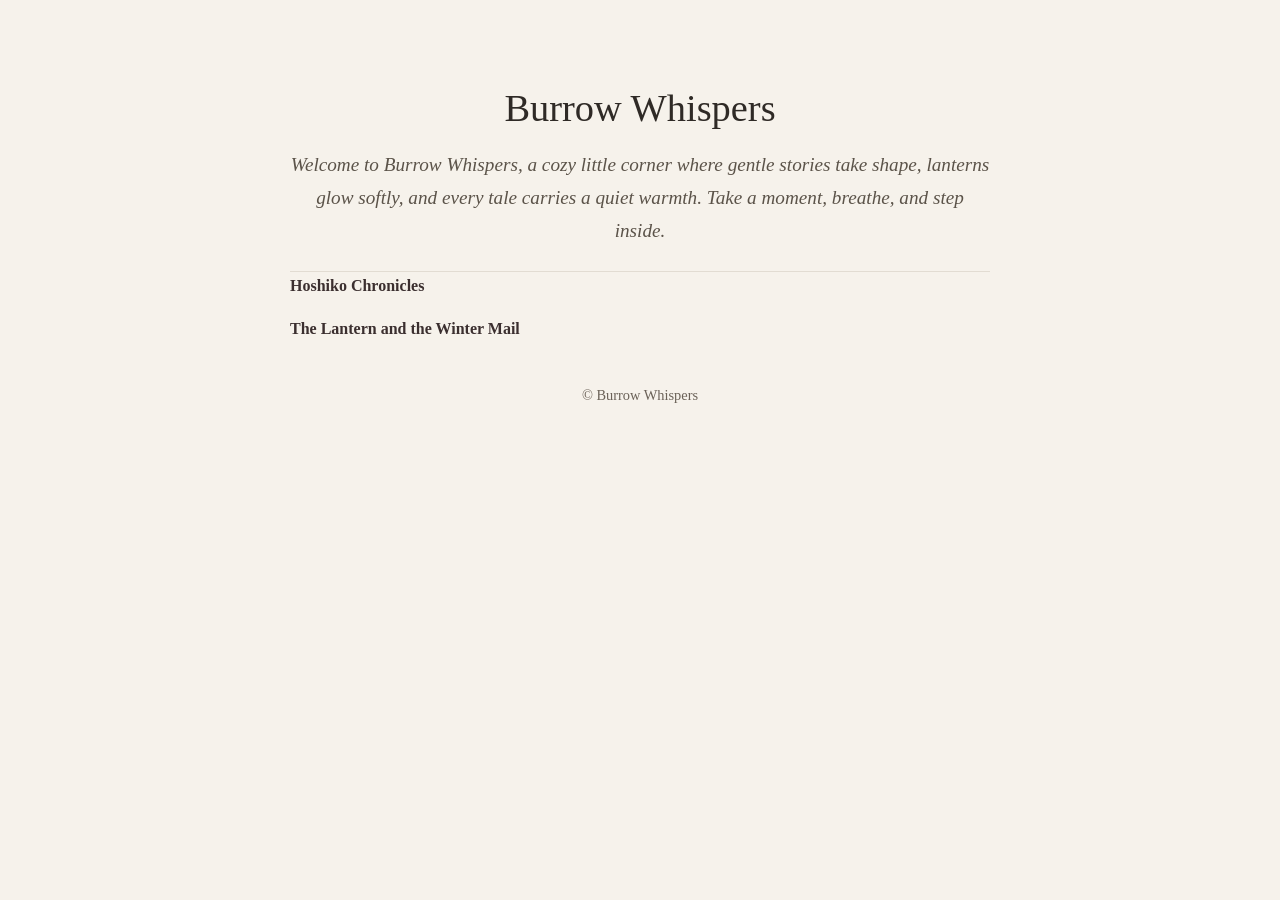
<file: index.html>
<!-- Version 1.1 -->
<!DOCTYPE html>
<html lang="en">
<head>
  <meta charset="UTF-8">
  <meta name="viewport" content="width=device-width, initial-scale=1.0">

  <title>Burrow Whispers</title>

  <link rel="stylesheet" href="css/header.css">
  <link rel="stylesheet" href="css/page.css">
  <link rel="stylesheet" href="css/footer.css">
</head>

<body>

  <div class="page">

    <div class="header">
      <h1>Burrow Whispers</h1>
      <div class="subtitle">
        Welcome to Burrow Whispers, a cozy little corner where gentle stories take shape, 
        lanterns glow softly, and every tale carries a quiet warmth. 
        Take a moment, breathe, and step inside.
      </div>
    </div>

    <div class="stories-list">
      <a href="hoshiko-chronicles/hc-hub.html">
        Hoshiko Chronicles
      </a>
      <a href="https://thebookkeeper.neocities.org/Burrow%20Whispers/Winter%20Stories/lantern-and-the-winter-mail">
        The Lantern and the Winter Mail
      </a>
      <!-- Add more story links here -->
    </div>

    <div class="footer">
      © Burrow Whispers
    </div>

  </div>

</body>
</html>
</file>
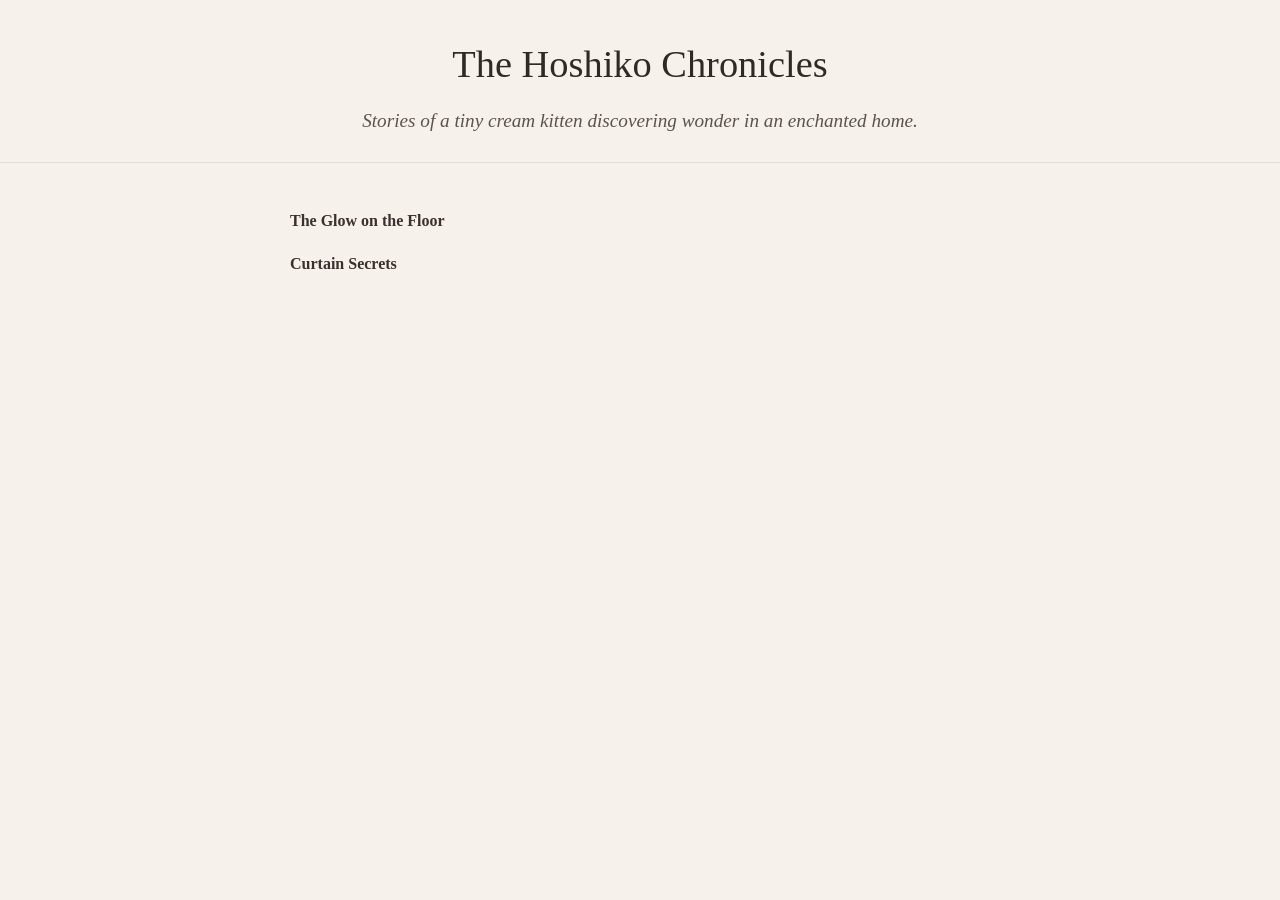
<file: hc-hub.html>
<!-- Version 1.1 -->
<!DOCTYPE html>
<html lang="en">
<head>
  <meta charset="UTF-8">
  <meta name="viewport" content="width=device-width, initial-scale=1.0">

  <title>The Hoshiko Chronicles</title>

  <link rel="stylesheet" href="../css/header.css">
  <link rel="stylesheet" href="../css/page.css">
  <link rel="stylesheet" href="../css/footer.css">
</head>

<body>
  <header class="header">
    <h1>The Hoshiko Chronicles</h1>
    <div class="subtitle">Stories of a tiny cream kitten discovering wonder in an enchanted home.</div>
  </header>

  <div class="page">
    <div class="stories-list">
      <a href="hoshiko-glow-on-the-floor.html">
        The Glow on the Floor
      </a>
      <a href="hoshiko-curtain-secrets.html">
        Curtain Secrets
      </a>
      <!-- Add more chronicle stories here -->
    </div>
</file>
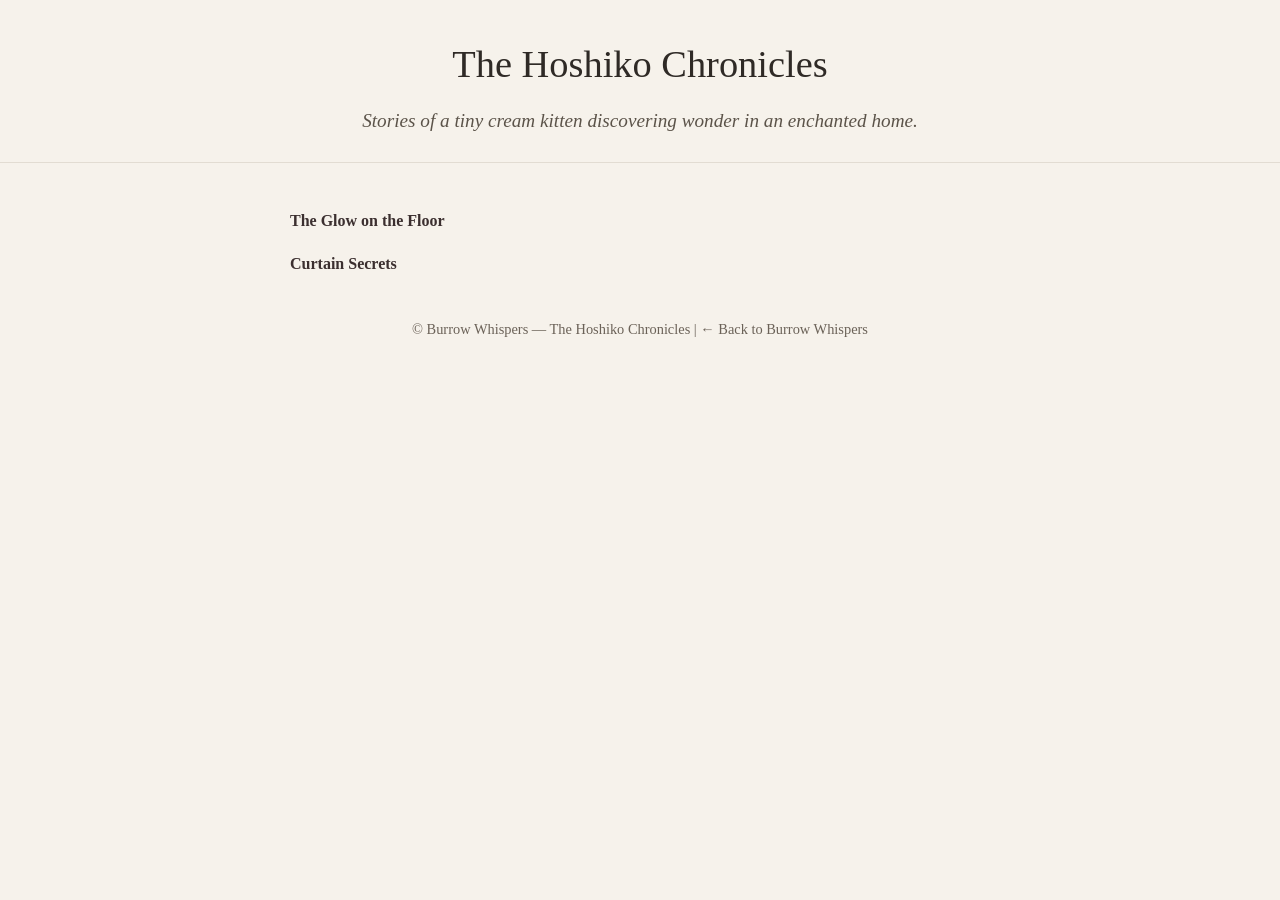
<file: hoshiko-chronicles/hc-hub.html>
<!-- Version 1.1 -->
<!DOCTYPE html>
<html lang="en">
<head>
  <meta charset="UTF-8">
  <meta name="viewport" content="width=device-width, initial-scale=1.0">

  <title>The Hoshiko Chronicles</title>

  <link rel="stylesheet" href="../css/header.css">
  <link rel="stylesheet" href="../css/page.css">
  <link rel="stylesheet" href="../css/footer.css">
</head>

<body>
  <header class="header">
    <h1>The Hoshiko Chronicles</h1>
    <div class="subtitle">Stories of a tiny cream kitten discovering wonder in an enchanted home.</div>
  </header>

  <div class="page">
    <div class="stories-list">
      <a href="hoshiko-glow-on-the-floor.html">
        The Glow on the Floor
      </a>
      <a href="hoshiko-curtain-secrets.html">
        Curtain Secrets
      </a>
      <!-- Add more chronicle stories here -->
    </div>

    <div class="footer">
      © Burrow Whispers — The Hoshiko Chronicles   |   <a href="../index.html">← Back to Burrow Whispers</a>
    </div>
  </div>
</body>
</html>
</file>
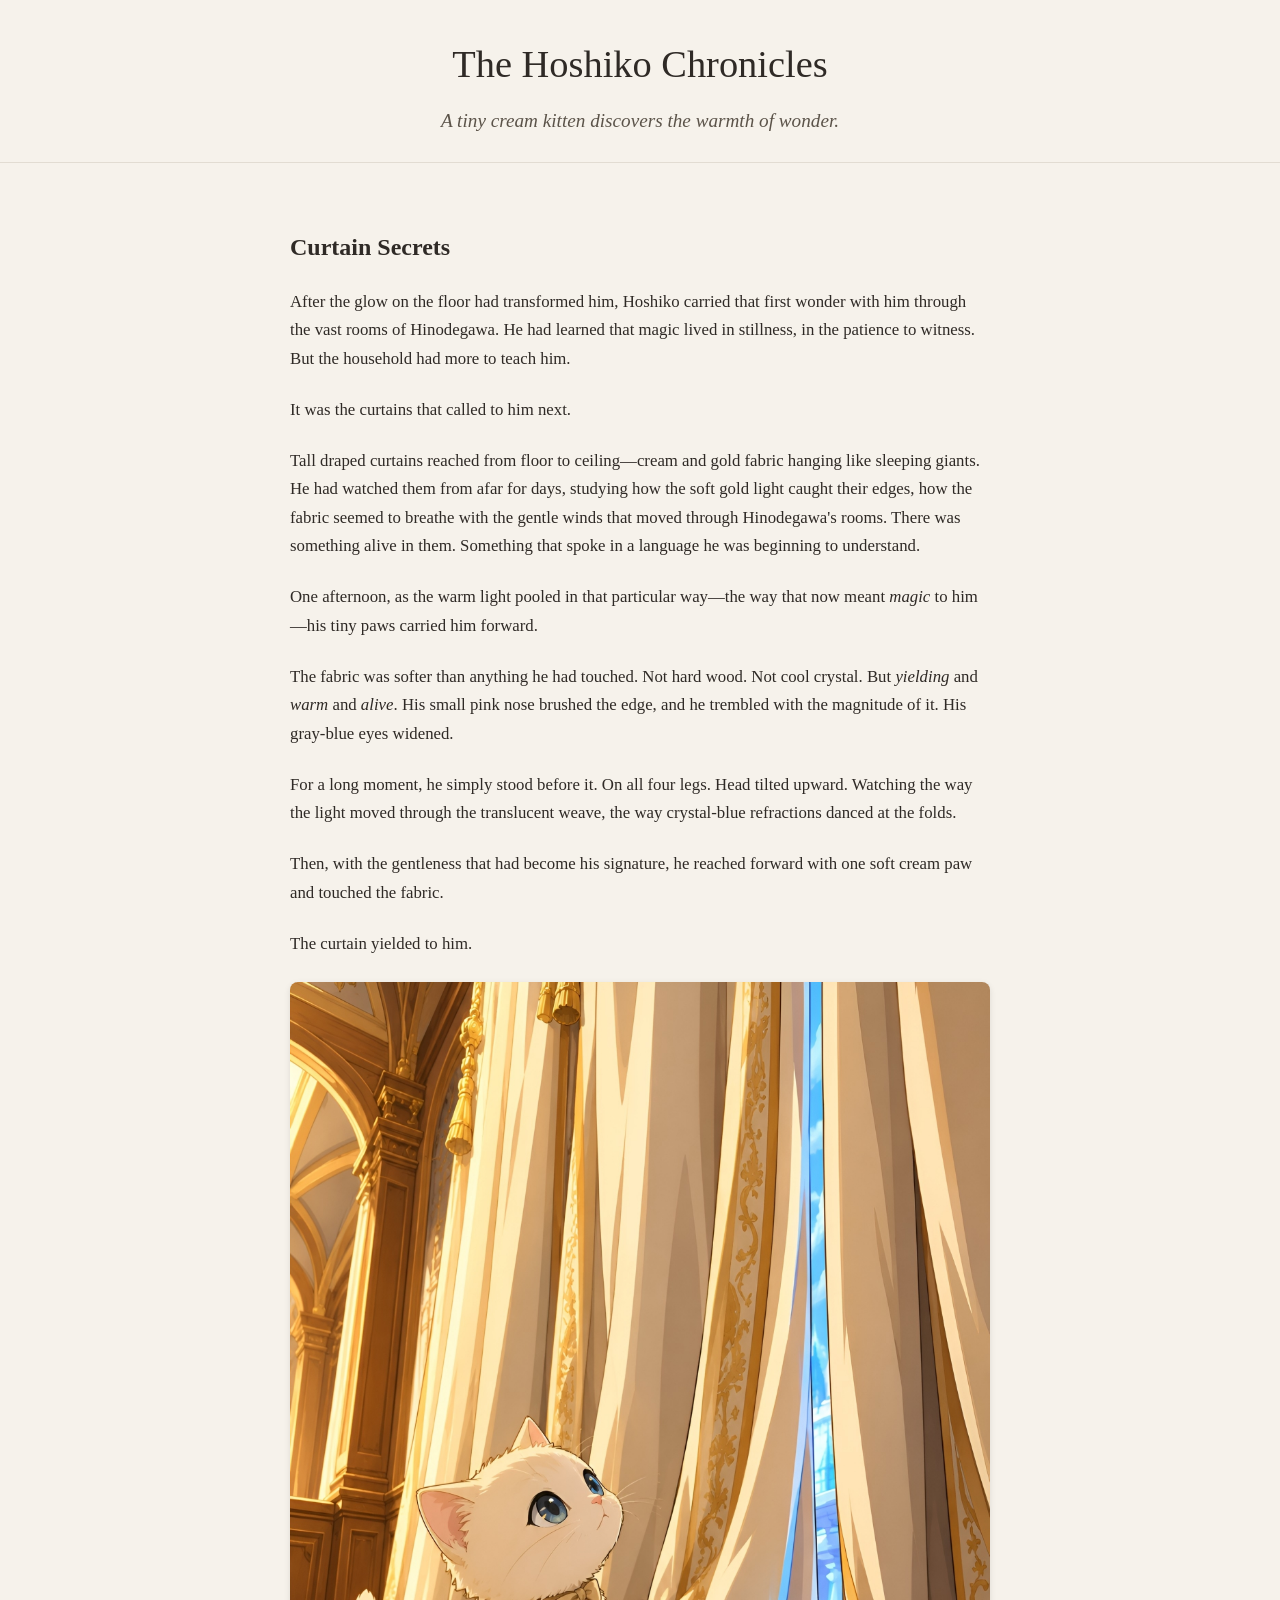
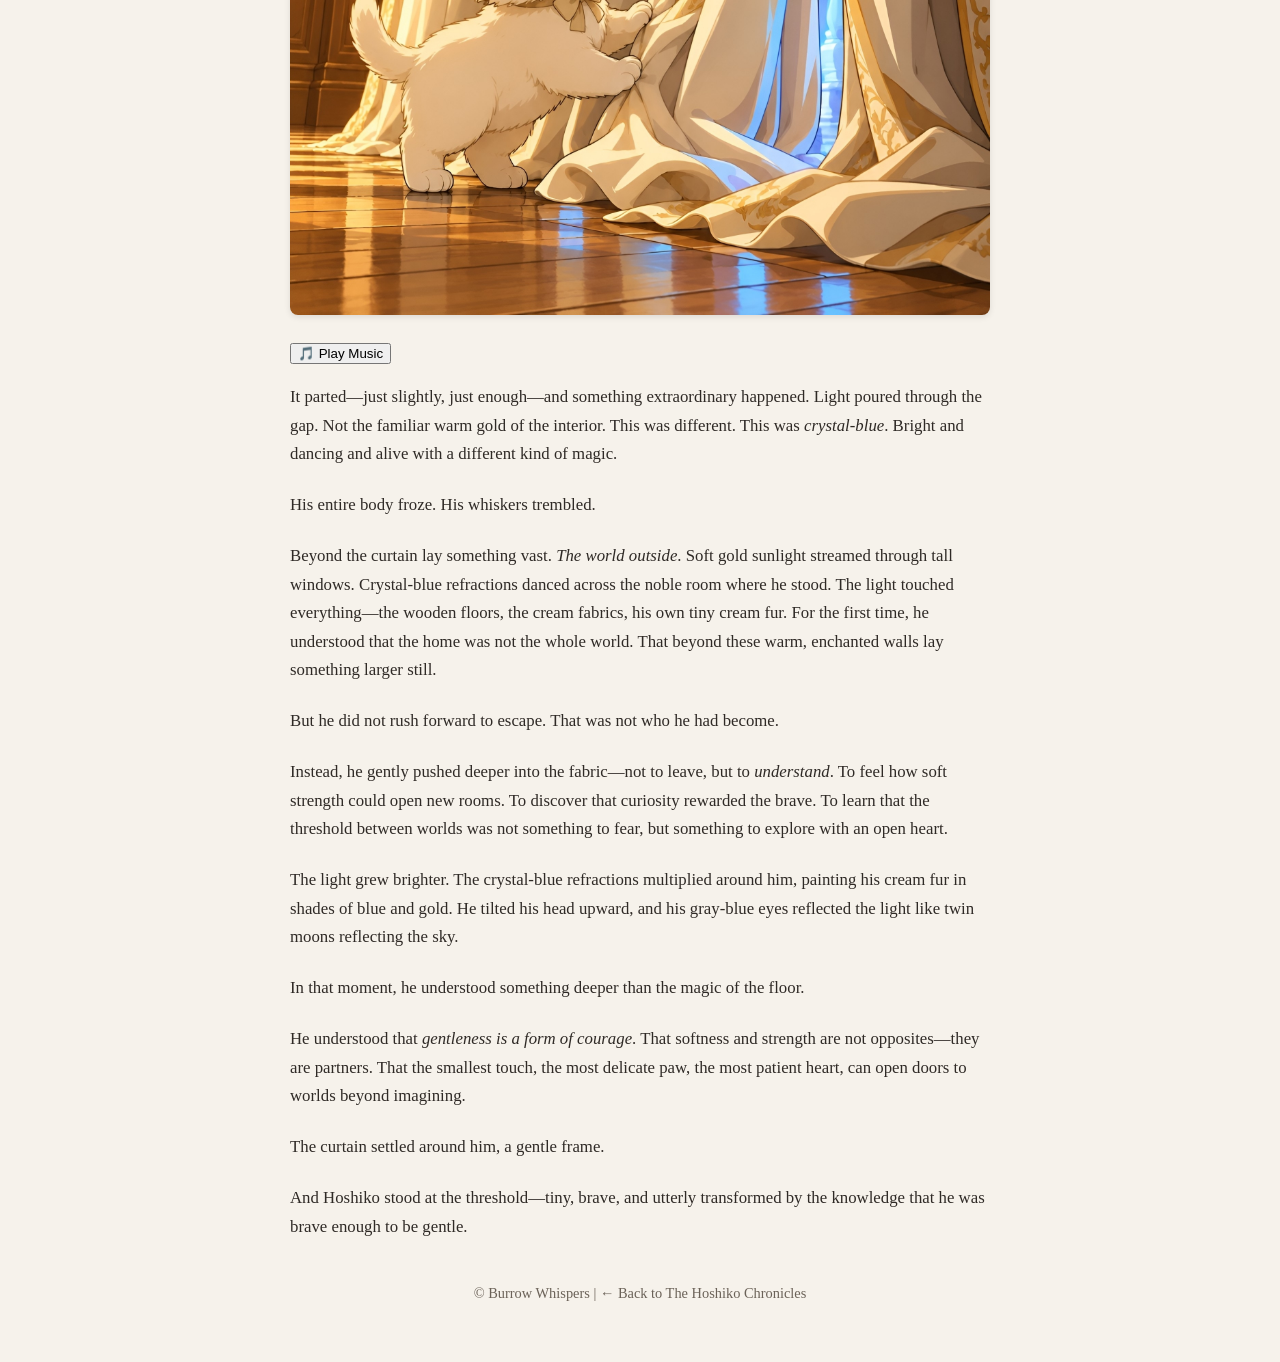
<file: hoshiko-chronicles/hoshiko-curtain-secrets.html>
<!-- Version 1.1 -->
<!DOCTYPE html>
<html lang="en">
<head>
  <meta charset="UTF-8">
  <meta name="viewport" content="width=device-width, initial-scale=1.0">

  <title>Curtain Secrets — The Hoshiko Chronicles</title>

  <link rel="stylesheet" href="../css/header.css">
  <link rel="stylesheet" href="../css/page.css">
  <link rel="stylesheet" href="../css/footer.css">
</head>

<body>
  <header class="header">
    <h1>The Hoshiko Chronicles</h1>
    <div class="subtitle">A tiny cream kitten discovers the warmth of wonder.</div>
  </header>

  <div class="page">
    <h2>Curtain Secrets</h2>

    <p>
      After the glow on the floor had transformed him, Hoshiko carried that first wonder with him through the vast rooms of Hinodegawa. He had learned that magic lived in stillness, in the patience to witness. But the household had more to teach him.
    </p>

    <p>
      It was the curtains that called to him next.
    </p>

    <p>
      Tall draped curtains reached from floor to ceiling—cream and gold fabric hanging like sleeping giants. He had watched them from afar for days, studying how the soft gold light caught their edges, how the fabric seemed to breathe with the gentle winds that moved through Hinodegawa's rooms. There was something alive in them. Something that spoke in a language he was beginning to understand.
    </p>

    <p>
      One afternoon, as the warm light pooled in that particular way—the way that now meant <em>magic</em> to him—his tiny paws carried him forward.
    </p>

    <p>
      The fabric was softer than anything he had touched. Not hard wood. Not cool crystal. But <em>yielding</em> and <em>warm</em> and <em>alive</em>. His small pink nose brushed the edge, and he trembled with the magnitude of it. His gray-blue eyes widened.
    </p>

    <p>
      For a long moment, he simply stood before it. On all four legs. Head tilted upward. Watching the way the light moved through the translucent weave, the way crystal-blue refractions danced at the folds.
    </p>

    <p>
      Then, with the gentleness that had become his signature, he reached forward with one soft cream paw and touched the fabric.
    </p>

    <p>
      The curtain yielded to him.
    </p>

    <img src="images/hoshiko-curtain-secrets.jpg" alt="A tiny cream kitten reaches toward flowing curtains, light and crystal-blue refractions dancing around him" class="story-image">

    <button id="audioToggle" class="audio-button">🎵 Play Music</button>
    <audio id="storyAudio" style="display:none;">
  <source src="music/mysterious-box.mp3" type="audio/mpeg">
    </audio>

    <p>
      It parted—just slightly, just enough—and something extraordinary happened. Light poured through the gap. Not the familiar warm gold of the interior. This was different. This was <em>crystal-blue</em>. Bright and dancing and alive with a different kind of magic.
    </p>

    <p>
      His entire body froze. His whiskers trembled.
    </p>

    <p>
      Beyond the curtain lay something vast. <em>The world outside</em>. Soft gold sunlight streamed through tall windows. Crystal-blue refractions danced across the noble room where he stood. The light touched everything—the wooden floors, the cream fabrics, his own tiny cream fur. For the first time, he understood that the home was not the whole world. That beyond these warm, enchanted walls lay something larger still.
    </p>

    <p>
      But he did not rush forward to escape. That was not who he had become.
    </p>

    <p>
      Instead, he gently pushed deeper into the fabric—not to leave, but to <em>understand</em>. To feel how soft strength could open new rooms. To discover that curiosity rewarded the brave. To learn that the threshold between worlds was not something to fear, but something to explore with an open heart.
    </p>

    <p>
      The light grew brighter. The crystal-blue refractions multiplied around him, painting his cream fur in shades of blue and gold. He tilted his head upward, and his gray-blue eyes reflected the light like twin moons reflecting the sky.
    </p>

    <p>
      In that moment, he understood something deeper than the magic of the floor.
    </p>

    <p>
      He understood that <em>gentleness is a form of courage</em>. That softness and strength are not opposites—they are partners. That the smallest touch, the most delicate paw, the most patient heart, can open doors to worlds beyond imagining.
    </p>

    <p>
      The curtain settled around him, a gentle frame.
    </p>

    <p>
      And Hoshiko stood at the threshold—tiny, brave, and utterly transformed by the knowledge that he was brave enough to be gentle.
    </p>

    <div class="footer">
      © Burrow Whispers   |   <a href="hc-hub.html">← Back to The Hoshiko Chronicles</a>
    </div>
  </div>

  <script>
    document.getElementById('audioToggle').addEventListener('click', function() {
      const audio = document.getElementById('storyAudio');
      if (audio.paused) {
        audio.play();
        this.textContent = '⏸ Pause Music';
      } else {
        audio.pause();
        this.textContent = '🎵 Play Music';
      }
    });
  </script>
</body>
</html>
</file>
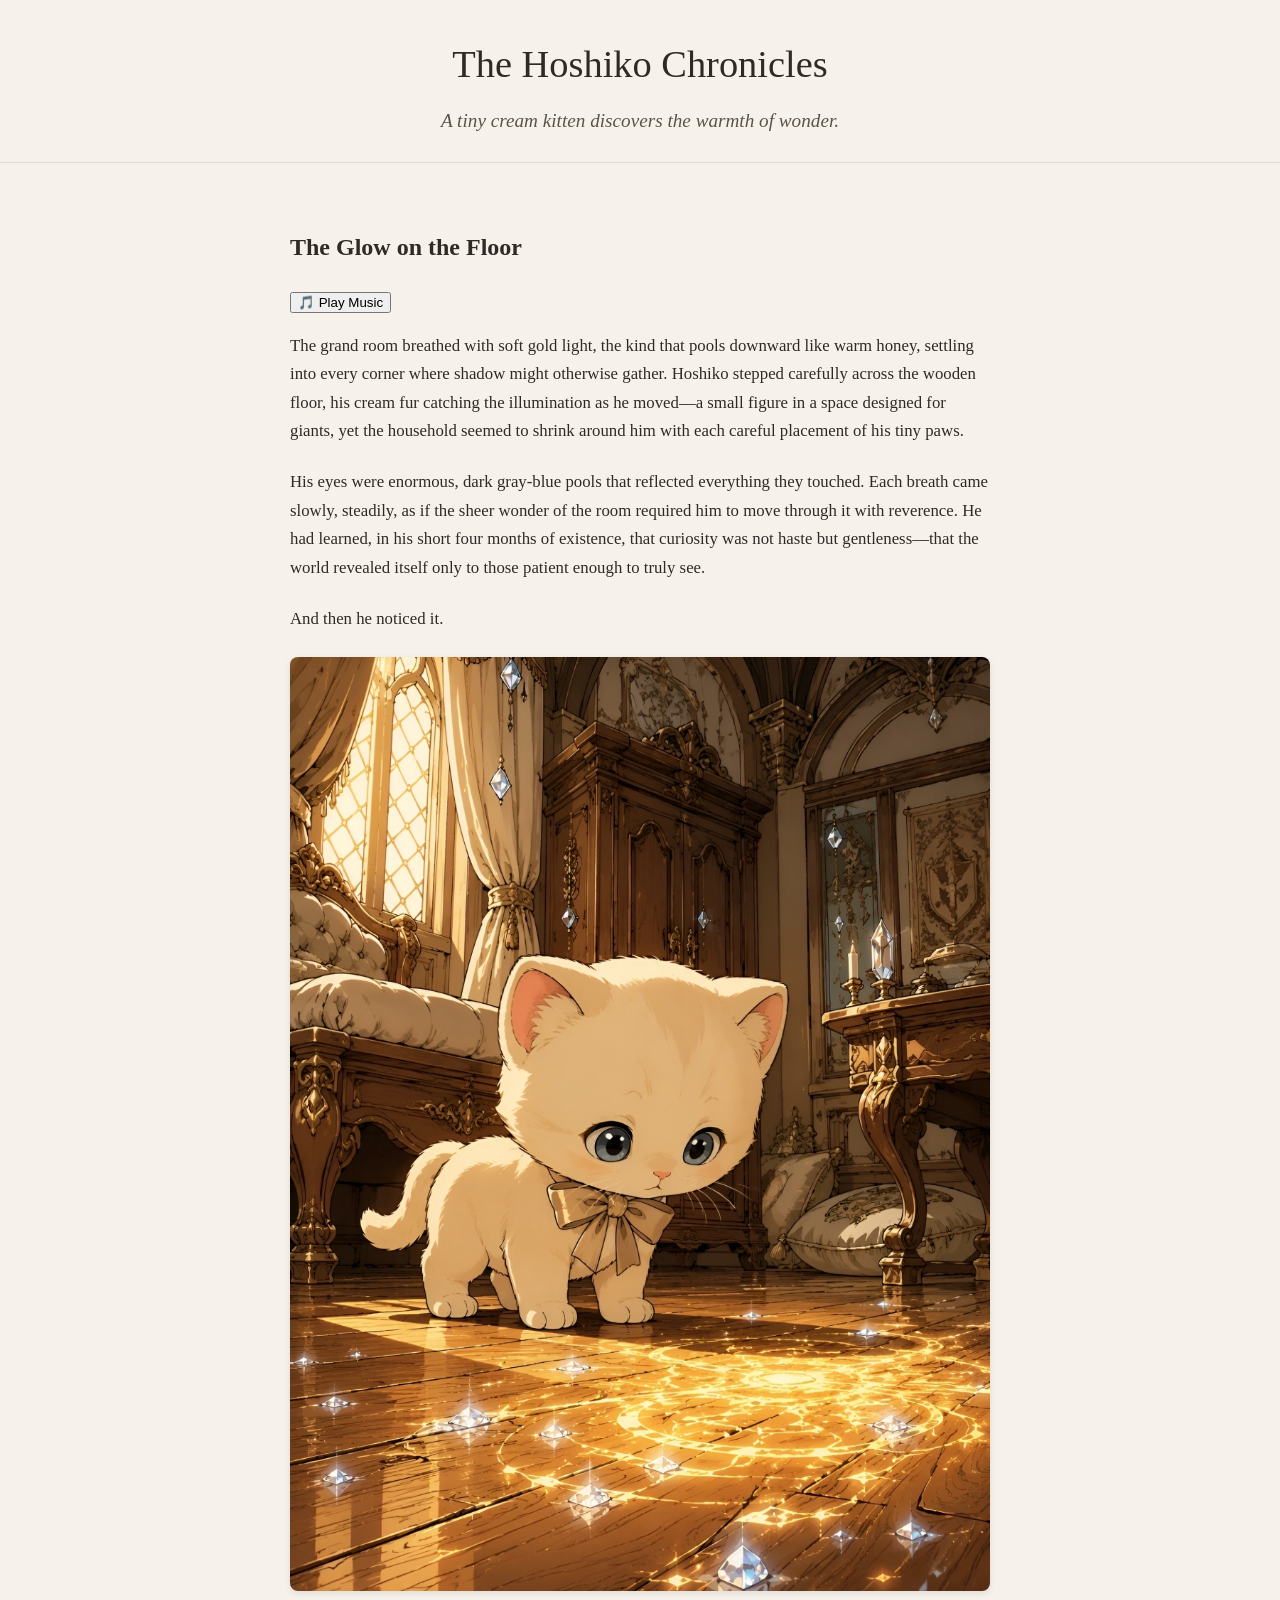
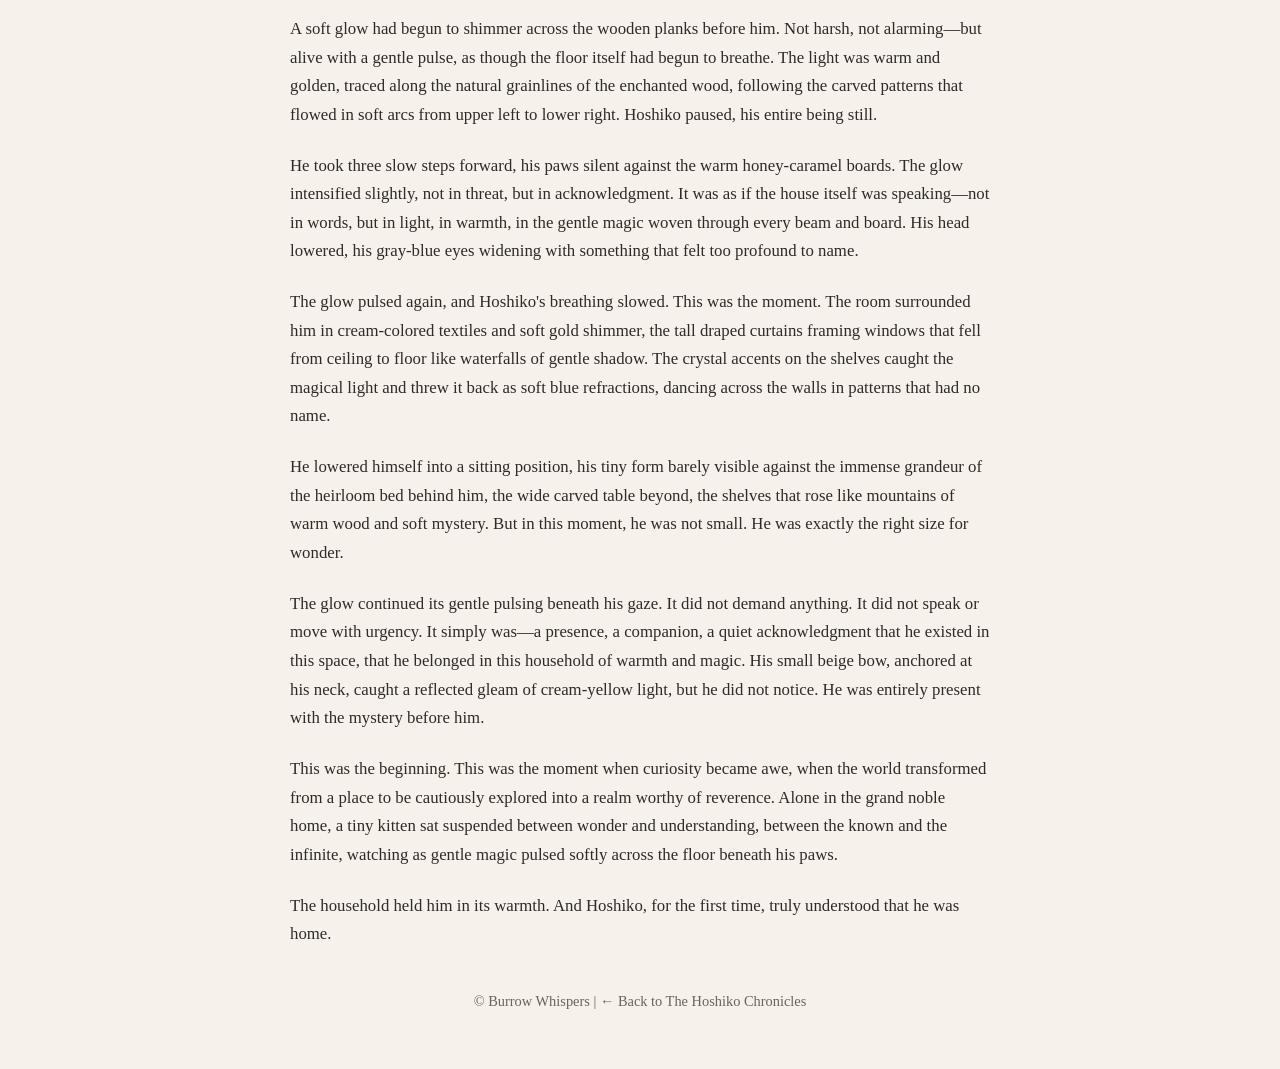
<file: hoshiko-chronicles/hoshiko-glow-on-the-floor.html>
<!-- Version 1.1 -->
<!DOCTYPE html>
<html lang="en">
<head>
  <meta charset="UTF-8">
  <meta name="viewport" content="width=device-width, initial-scale=1.0">

  <title>The Glow on the Floor — The Hoshiko Chronicles</title>

  <link rel="stylesheet" href="../css/header.css">
  <link rel="stylesheet" href="../css/page.css">
  <link rel="stylesheet" href="../css/footer.css">
</head>

<body>
  <header class="header">
    <h1>The Hoshiko Chronicles</h1>
    <div class="subtitle">A tiny cream kitten discovers the warmth of wonder.</div>
  </header>

  <div class="page">
    <h2>The Glow on the Floor</h2>

    <button id="audioToggle" class="audio-button">🎵 Play Music</button>
    <audio id="storyAudio" style="display:none;">
      <source src="music/mysterious-box.mp3" type="audio/mpeg">
    </audio>

    <p>
      The grand room breathed with soft gold light, the kind that pools downward like warm honey, settling into every corner where shadow might otherwise gather. Hoshiko stepped carefully across the wooden floor, his cream fur catching the illumination as he moved—a small figure in a space designed for giants, yet the household seemed to shrink around him with each careful placement of his tiny paws.
    </p>

    <p>
      His eyes were enormous, dark gray-blue pools that reflected everything they touched. Each breath came slowly, steadily, as if the sheer wonder of the room required him to move through it with reverence. He had learned, in his short four months of existence, that curiosity was not haste but gentleness—that the world revealed itself only to those patient enough to truly see.
    </p>

    <p>
      And then he noticed it.
    </p>

    <img src="images/hoshiko-glow.jpg" alt="A tiny cream kitten gazes at a glowing golden light on the wooden floor" class="story-image">

    <p>
      A soft glow had begun to shimmer across the wooden planks before him. Not harsh, not alarming—but alive with a gentle pulse, as though the floor itself had begun to breathe. The light was warm and golden, traced along the natural grainlines of the enchanted wood, following the carved patterns that flowed in soft arcs from upper left to lower right. Hoshiko paused, his entire being still.
    </p>

    <p>
      He took three slow steps forward, his paws silent against the warm honey-caramel boards. The glow intensified slightly, not in threat, but in acknowledgment. It was as if the house itself was speaking—not in words, but in light, in warmth, in the gentle magic woven through every beam and board. His head lowered, his gray-blue eyes widening with something that felt too profound to name.
    </p>

    <p>
      The glow pulsed again, and Hoshiko's breathing slowed. This was the moment. The room surrounded him in cream-colored textiles and soft gold shimmer, the tall draped curtains framing windows that fell from ceiling to floor like waterfalls of gentle shadow. The crystal accents on the shelves caught the magical light and threw it back as soft blue refractions, dancing across the walls in patterns that had no name.
    </p>

    <p>
      He lowered himself into a sitting position, his tiny form barely visible against the immense grandeur of the heirloom bed behind him, the wide carved table beyond, the shelves that rose like mountains of warm wood and soft mystery. But in this moment, he was not small. He was exactly the right size for wonder.
    </p>

    <p>
      The glow continued its gentle pulsing beneath his gaze. It did not demand anything. It did not speak or move with urgency. It simply was—a presence, a companion, a quiet acknowledgment that he existed in this space, that he belonged in this household of warmth and magic. His small beige bow, anchored at his neck, caught a reflected gleam of cream-yellow light, but he did not notice. He was entirely present with the mystery before him.
    </p>

    <p>
      This was the beginning. This was the moment when curiosity became awe, when the world transformed from a place to be cautiously explored into a realm worthy of reverence. Alone in the grand noble home, a tiny kitten sat suspended between wonder and understanding, between the known and the infinite, watching as gentle magic pulsed softly across the floor beneath his paws.
    </p>

    <p>
      The household held him in its warmth. And Hoshiko, for the first time, truly understood that he was home.
    </p>

    <div class="footer">
      © Burrow Whispers   |   <a href="hc-hub.html">← Back to The Hoshiko Chronicles</a>
    </div>
  </div>

  <script>
    document.getElementById('audioToggle').addEventListener('click', function() {
      const audio = document.getElementById('storyAudio');
      if (audio.paused) {
        audio.play();
        this.textContent = '⏸ Pause Music';
      } else {
        audio.pause();
        this.textContent = '🎵 Play Music';
      }
    });
  </script>
</body>
</html>
</file>
<file: css/header.css>
.header {
  background-color: #f6f2eb; /* same as body for warm tone */
  padding: 2rem 0 1.5rem;
  text-align: center;
  border-bottom: 1px solid #e2dcd2; /* subtle separation from body */
}

.header h1 {
  font-size: 2.4rem;
  font-weight: normal;
  margin: 0;
  color: #2f2a26;
}

.header .subtitle {
  font-style: italic;
  font-size: 1.2rem;
  color: #5b5349;
  margin-top: 0.5rem;
}
</file>
<file: css/page.css>
/* page.css */

/* General page styles */
body {
  margin: 0;
  padding: 0;
  background-color: #f6f2eb; /* warm paper tone */
  color: #2f2a26;            /* soft dark brown */
  font-family: Georgia, "Times New Roman", serif;
  line-height: 1.7;
}

/* Main page container */
.page {
  max-width: 700px;
  margin: 0 auto;
  padding: 2.75rem 1.5rem 3.5rem; /* top, sides, bottom */
}

/* Story links */
.stories-list a,
.stories-list a:visited {
  display: block;
  font-weight: bold;
  text-decoration: none;
  color: #3b2f2f;
  margin-bottom: 1rem;
}

.stories-list a:hover {
  text-decoration: underline;
}

/* Story paragraphs */
p {
  margin-bottom: 1.4rem;  /* spacing between paragraphs */
  font-size: 1.05rem;
}

/* Story image styling */
.story-image {
  display: block;
  margin: 1.5rem 0;      /* vertical spacing only */
  width: 100%;           /* aligns left and right with text */
  height: auto;          /* keeps aspect ratio */
  border-radius: 8px;    /* soft corners for cozy feel */
  box-shadow: 0 2px 6px rgba(0,0,0,0.1); /* subtle shadow for depth */
}

/* Responsive adjustments */
@media (max-width: 480px) {
  .page {
    padding: 2.25rem 1.25rem 3rem; /* smaller padding for mobile */
  }
}
</file>
<file: css/footer.css>
/* footer.css — reusable Burrow Whispers footer styles */

.footer {
  margin-top: 2.5rem;       /* spacing from last paragraph */
  text-align: center;
  font-size: 0.9rem;        /* small, like Winter Stories page */
  color: #6b6258;           /* gentle muted brown */
}

.footer a {
  color: #6b6258;           
  text-decoration: none;     /* no underline by default */
}

.footer a:visited {
  color: #6b6258;           /* prevent visited link color change */
}

.footer a:hover {
  text-decoration: underline; /* subtle underline only on hover */
}
</file>
